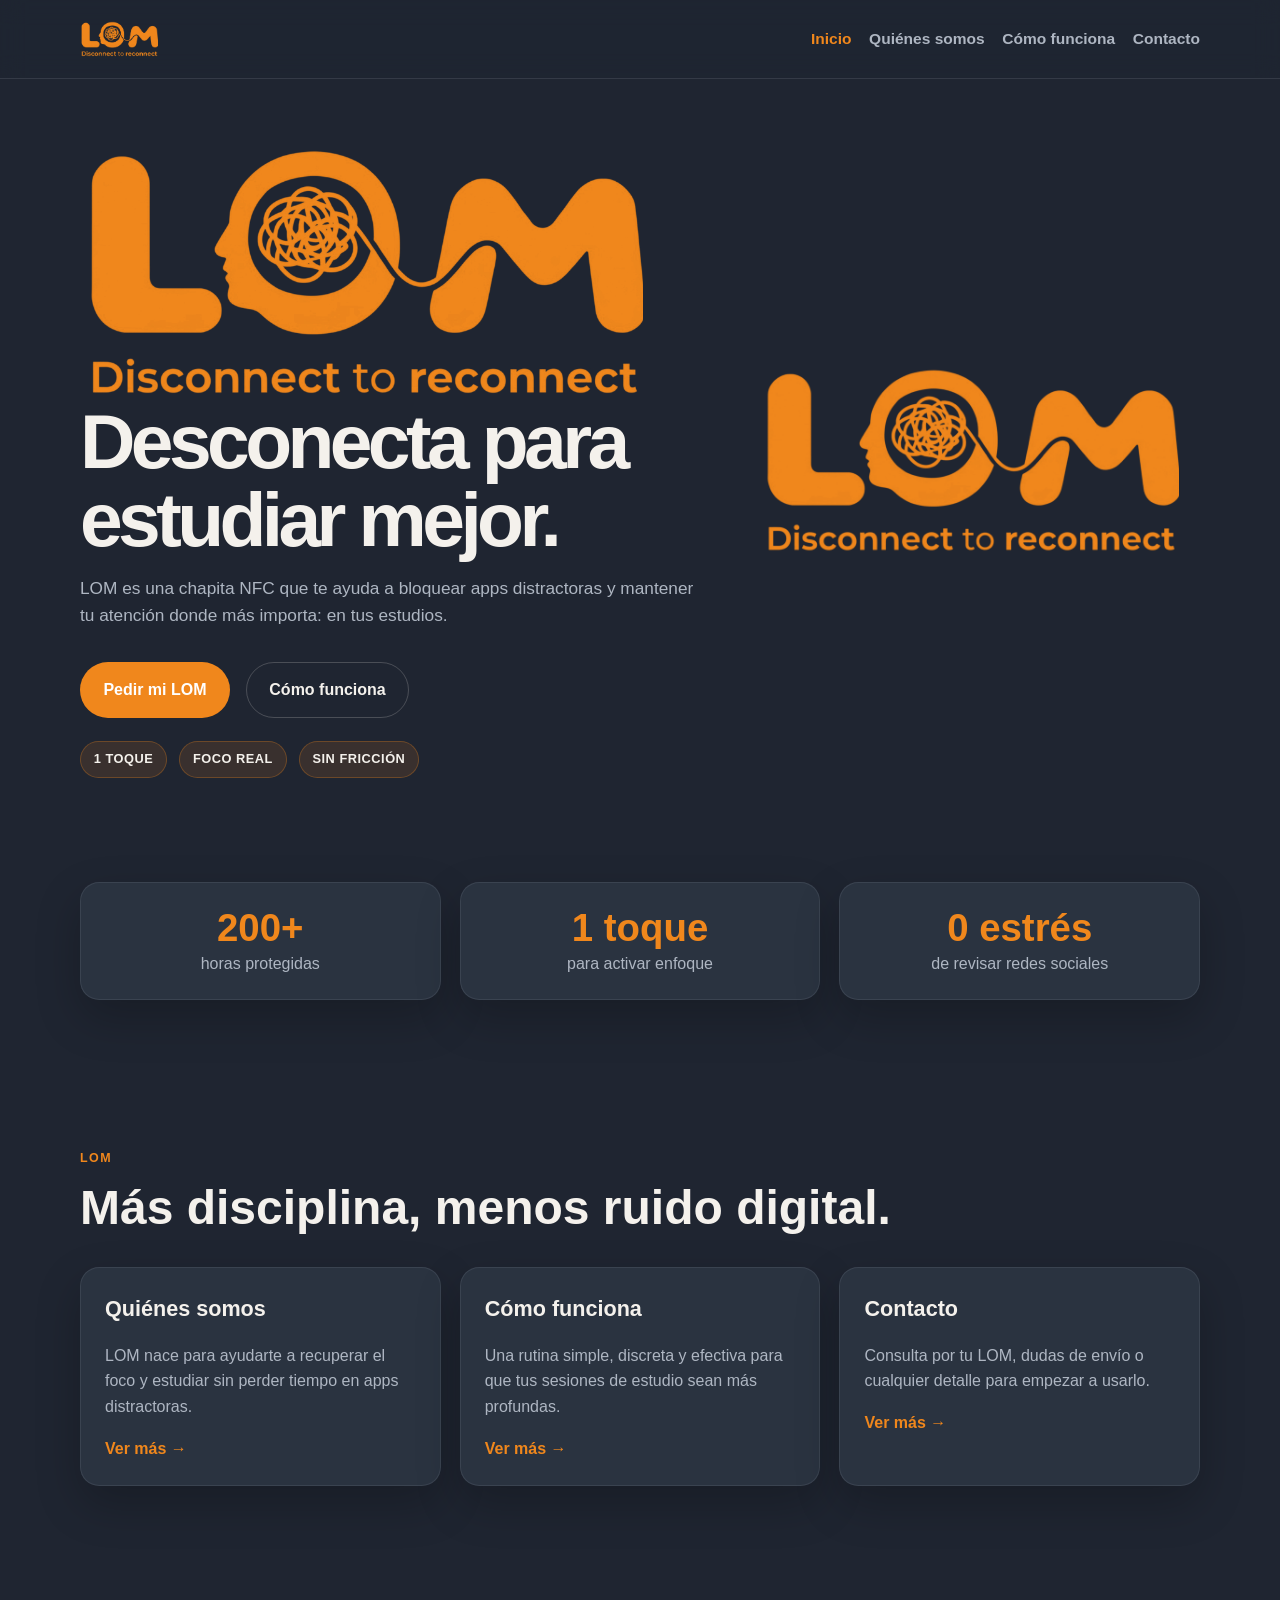
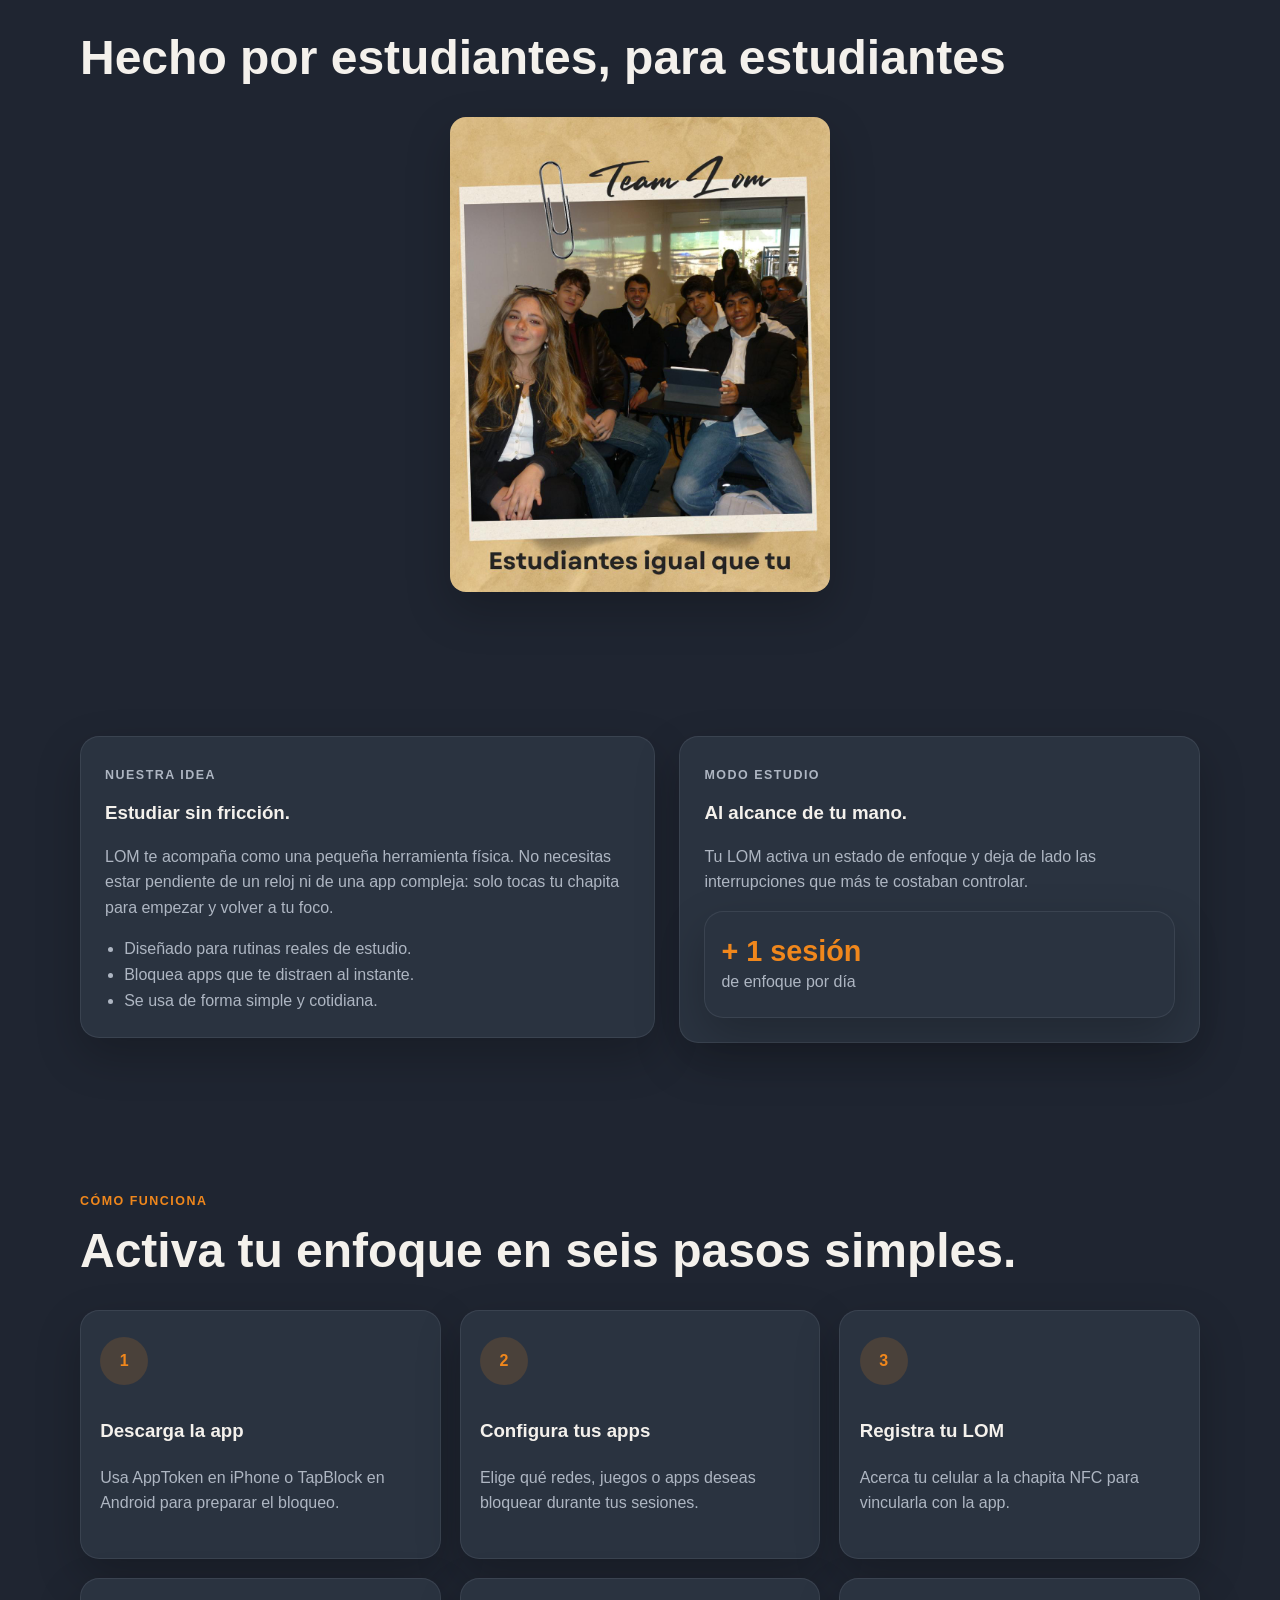
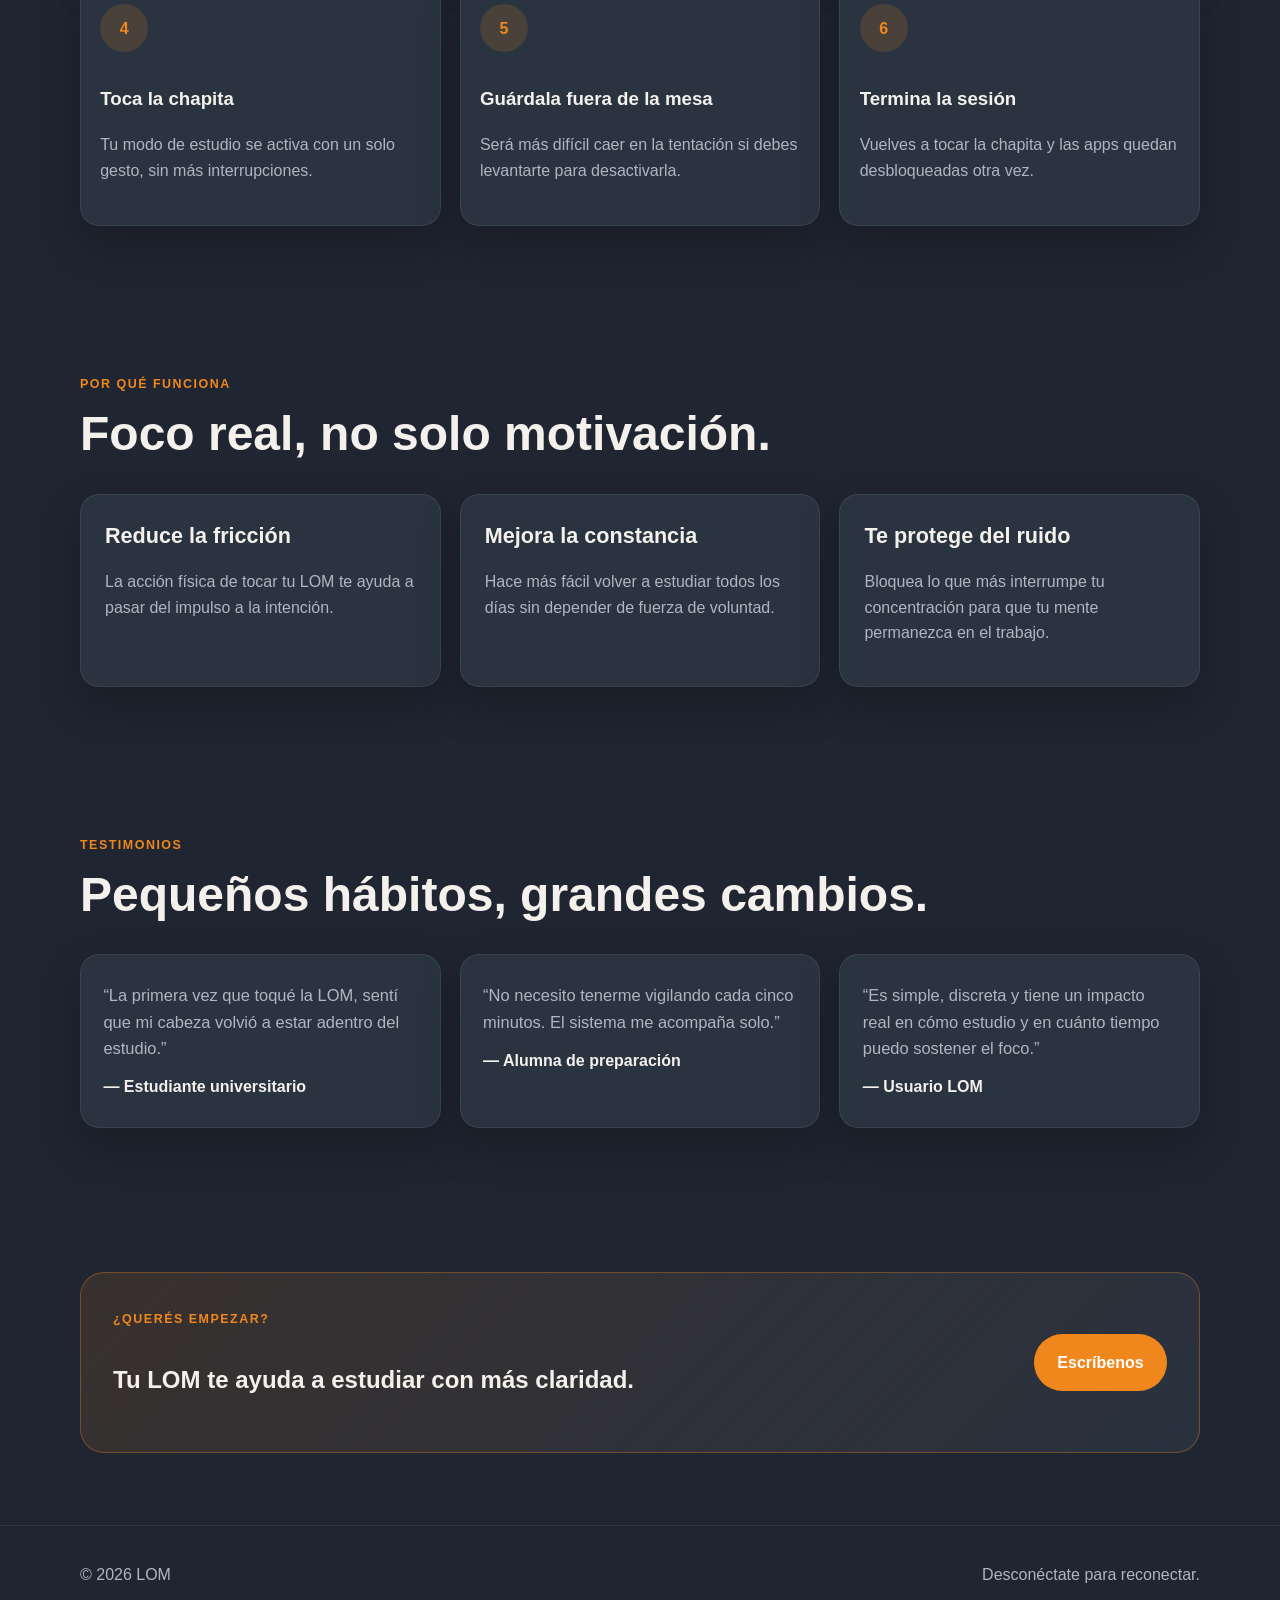
<file: index.html>
<!DOCTYPE html>
<html lang="es">
  <head>
    <meta charset="UTF-8" />
    <meta name="viewport" content="width=device-width, initial-scale=1.0" />
    <meta
      name="description"
      content="LOM ayuda a estudiar sin distracciones usando una chapita NFC que bloquea apps durante tus sesiones de enfoque."
    />
    <title>LOM · Desconecta para estudiar mejor</title>
    <link rel="icon" href="logo%20(1).png" />
    <link rel="stylesheet" href="style.css" />
  </head>
  <body>
    <header class="site-header">
      <div class="container nav-wrap">
        <a href="index.html"><img src="logo%20(1).png" alt="LOM" style="height:36px;width:auto;display:block"></a>

        <nav class="site-nav" aria-label="Navegación principal">
          <a href="index.html" class="active">Inicio</a>
          <a href="quienes-somos.html">Quiénes somos</a>
          <a href="como-funciona.html">Cómo funciona</a>
          <a href="contacto.html">Contacto</a>
        </nav>
      </div>
    </header>

    <main>
      <section class="hero">
        <div class="container hero-grid">
          <div class="hero-copy">
            <img src="logo%20(1).png" alt="LOM - Disconnect to reconnect" style="width:min(640px,90%);height:auto" />
            <h1>Desconecta para estudiar mejor.</h1>
            <p>
              LOM es una chapita NFC que te ayuda a bloquear apps distractoras y
              mantener tu atención donde más importa: en tus estudios.
            </p>
            <div class="hero-cta">
              <a href="https://www.instagram.com/lom_chile" class="btn btn-primary" target="_blank" rel="noopener">Pedir mi LOM</a>
              <a href="como-funciona.html" class="btn btn-secondary">Cómo funciona</a>
            </div>
            <div class="mini-badges" aria-label="Ventajas de LOM">
              <span>1 toque</span>
              <span>foco real</span>
              <span>sin fricción</span>
            </div>
          </div>

          <div class="hero-visual" aria-label="Logo de LOM">
            <img src="logo%20(1).png" alt="LOM" style="max-width:420px;width:100%;height:auto" />
          </div>
        </div>
      </section>

      <section class="section">
        <div class="container stats-grid">
          <div class="stat-card">
            <span class="stat-value">200+</span>
            <span class="stat-label">horas protegidas</span>
          </div>
          <div class="stat-card">
            <span class="stat-value">1 toque</span>
            <span class="stat-label">para activar enfoque</span>
          </div>
          <div class="stat-card">
            <span class="stat-value">0 estrés</span>
            <span class="stat-label">de revisar redes sociales</span>
          </div>
        </div>
      </section>

      <section class="section">
        <div class="container">
          <div class="section-heading">
            <p class="eyebrow">LOM</p>
            <h2>Más disciplina, menos ruido digital.</h2>
          </div>

          <div class="card-grid">
            <article class="card">
              <h3>Quiénes somos</h3>
              <p>LOM nace para ayudarte a recuperar el foco y estudiar sin perder tiempo en apps distractoras.</p>
              <a href="quienes-somos.html" class="link-arrow">Ver más →</a>
            </article>

            <article class="card">
              <h3>Cómo funciona</h3>
              <p>Una rutina simple, discreta y efectiva para que tus sesiones de estudio sean más profundas.</p>
              <a href="como-funciona.html" class="link-arrow">Ver más →</a>
            </article>

            <article class="card">
              <h3>Contacto</h3>
              <p>Consulta por tu LOM, dudas de envío o cualquier detalle para empezar a usarlo.</p>
              <a href="contacto.html" class="link-arrow">Ver más →</a>
            </article>
          </div>
        </div>
      </section>

      <section class="section">
        <div class="container">
          <div class="section-heading">
            <h2>Hecho por estudiantes, para estudiantes</h2>
          </div>
          <figure class="foto-equipo foto-equipo--inicio">
            <img
              src="WhatsApp%20Image%202026-11-06%20at%202.58.52%20PM.jpeg"
              alt="Team LOM: estudiantes igual que tú"
              loading="lazy"
            />
          </figure>
        </div>
      </section>

      <section class="section">
        <div class="container story-grid">
          <div class="info-box">
            <p class="eyebrow">Nuestra idea</p>
            <h3>Estudiar sin fricción.</h3>
            <p>
              LOM te acompaña como una pequeña herramienta física. No necesitas estar pendiente de un reloj ni de una app compleja: solo tocas tu chapita para empezar y volver a tu foco.
            </p>
            <ul>
              <li>Diseñado para rutinas reales de estudio.</li>
              <li>Bloquea apps que te distraen al instante.</li>
              <li>Se usa de forma simple y cotidiana.</li>
            </ul>
          </div>

          <div class="notice">
            <p class="eyebrow">Modo estudio</p>
            <h3>Al alcance de tu mano.</h3>
            <p>Tu LOM activa un estado de enfoque y deja de lado las interrupciones que más te costaban controlar.</p>
            <div class="stat-card" style="margin-top: 1rem; text-align:left;">
              <span class="stat-value" style="font-size:1.8rem;">+ 1 sesión</span>
              <span class="stat-label">de enfoque por día</span>
            </div>
          </div>
        </div>
      </section>

      <section class="section">
        <div class="container">
          <div class="section-heading">
            <p class="eyebrow">Cómo funciona</p>
            <h2>Activa tu enfoque en seis pasos simples.</h2>
          </div>

          <div class="step-grid">
            <article class="step">
              <div class="step-number">1</div>
              <h3>Descarga la app</h3>
              <p>Usa AppToken en iPhone o TapBlock en Android para preparar el bloqueo.</p>
            </article>
            <article class="step">
              <div class="step-number">2</div>
              <h3>Configura tus apps</h3>
              <p>Elige qué redes, juegos o apps deseas bloquear durante tus sesiones.</p>
            </article>
            <article class="step">
              <div class="step-number">3</div>
              <h3>Registra tu LOM</h3>
              <p>Acerca tu celular a la chapita NFC para vincularla con la app.</p>
            </article>
            <article class="step">
              <div class="step-number">4</div>
              <h3>Toca la chapita</h3>
              <p>Tu modo de estudio se activa con un solo gesto, sin más interrupciones.</p>
            </article>
            <article class="step">
              <div class="step-number">5</div>
              <h3>Guárdala fuera de la mesa</h3>
              <p>Será más difícil caer en la tentación si debes levantarte para desactivarla.</p>
            </article>
            <article class="step">
              <div class="step-number">6</div>
              <h3>Termina la sesión</h3>
              <p>Vuelves a tocar la chapita y las apps quedan desbloqueadas otra vez.</p>
            </article>
          </div>
        </div>
      </section>

      <section class="section">
        <div class="container">
          <div class="section-heading">
            <p class="eyebrow">Por qué funciona</p>
            <h2>Foco real, no solo motivación.</h2>
          </div>

          <div class="card-grid">
            <article class="card">
              <h3>Reduce la fricción</h3>
              <p>La acción física de tocar tu LOM te ayuda a pasar del impulso a la intención.</p>
            </article>
            <article class="card">
              <h3>Mejora la constancia</h3>
              <p>Hace más fácil volver a estudiar todos los días sin depender de fuerza de voluntad.</p>
            </article>
            <article class="card">
              <h3>Te protege del ruido</h3>
              <p>Bloquea lo que más interrumpe tu concentración para que tu mente permanezca en el trabajo.</p>
            </article>
          </div>
        </div>
      </section>

      <section class="section">
        <div class="container">
          <div class="section-heading">
            <p class="eyebrow">Testimonios</p>
            <h2>Pequeños hábitos, grandes cambios.</h2>
          </div>

          <div class="card-grid">
            <article class="quote">
              <p>“La primera vez que toqué la LOM, sentí que mi cabeza volvió a estar adentro del estudio.”</p>
              <strong>— Estudiante universitario</strong>
            </article>
            <article class="quote">
              <p>“No necesito tenerme vigilando cada cinco minutos. El sistema me acompaña solo.”</p>
              <strong>— Alumna de preparación</strong>
            </article>
            <article class="quote">
              <p>“Es simple, discreta y tiene un impacto real en cómo estudio y en cuánto tiempo puedo sostener el foco.”</p>
              <strong>— Usuario LOM</strong>
            </article>
          </div>
        </div>
      </section>

      <section class="section">
        <div class="container">
          <div class="cta-box">
            <div>
              <p class="eyebrow">¿Querés empezar?</p>
              <h2>Tu LOM te ayuda a estudiar con más claridad.</h2>
            </div>
            <a href="https://www.instagram.com/lom_chile" class="btn btn-primary" target="_blank" rel="noopener">Escríbenos</a>
          </div>
        </div>
      </section>
    </main>

    <footer class="site-footer">
      <div class="container footer-wrap">
        <p>© 2026 LOM</p>
        <p>Desconéctate para reconectar.</p>
      </div>
    </footer>
  </body>
</html>
</file>
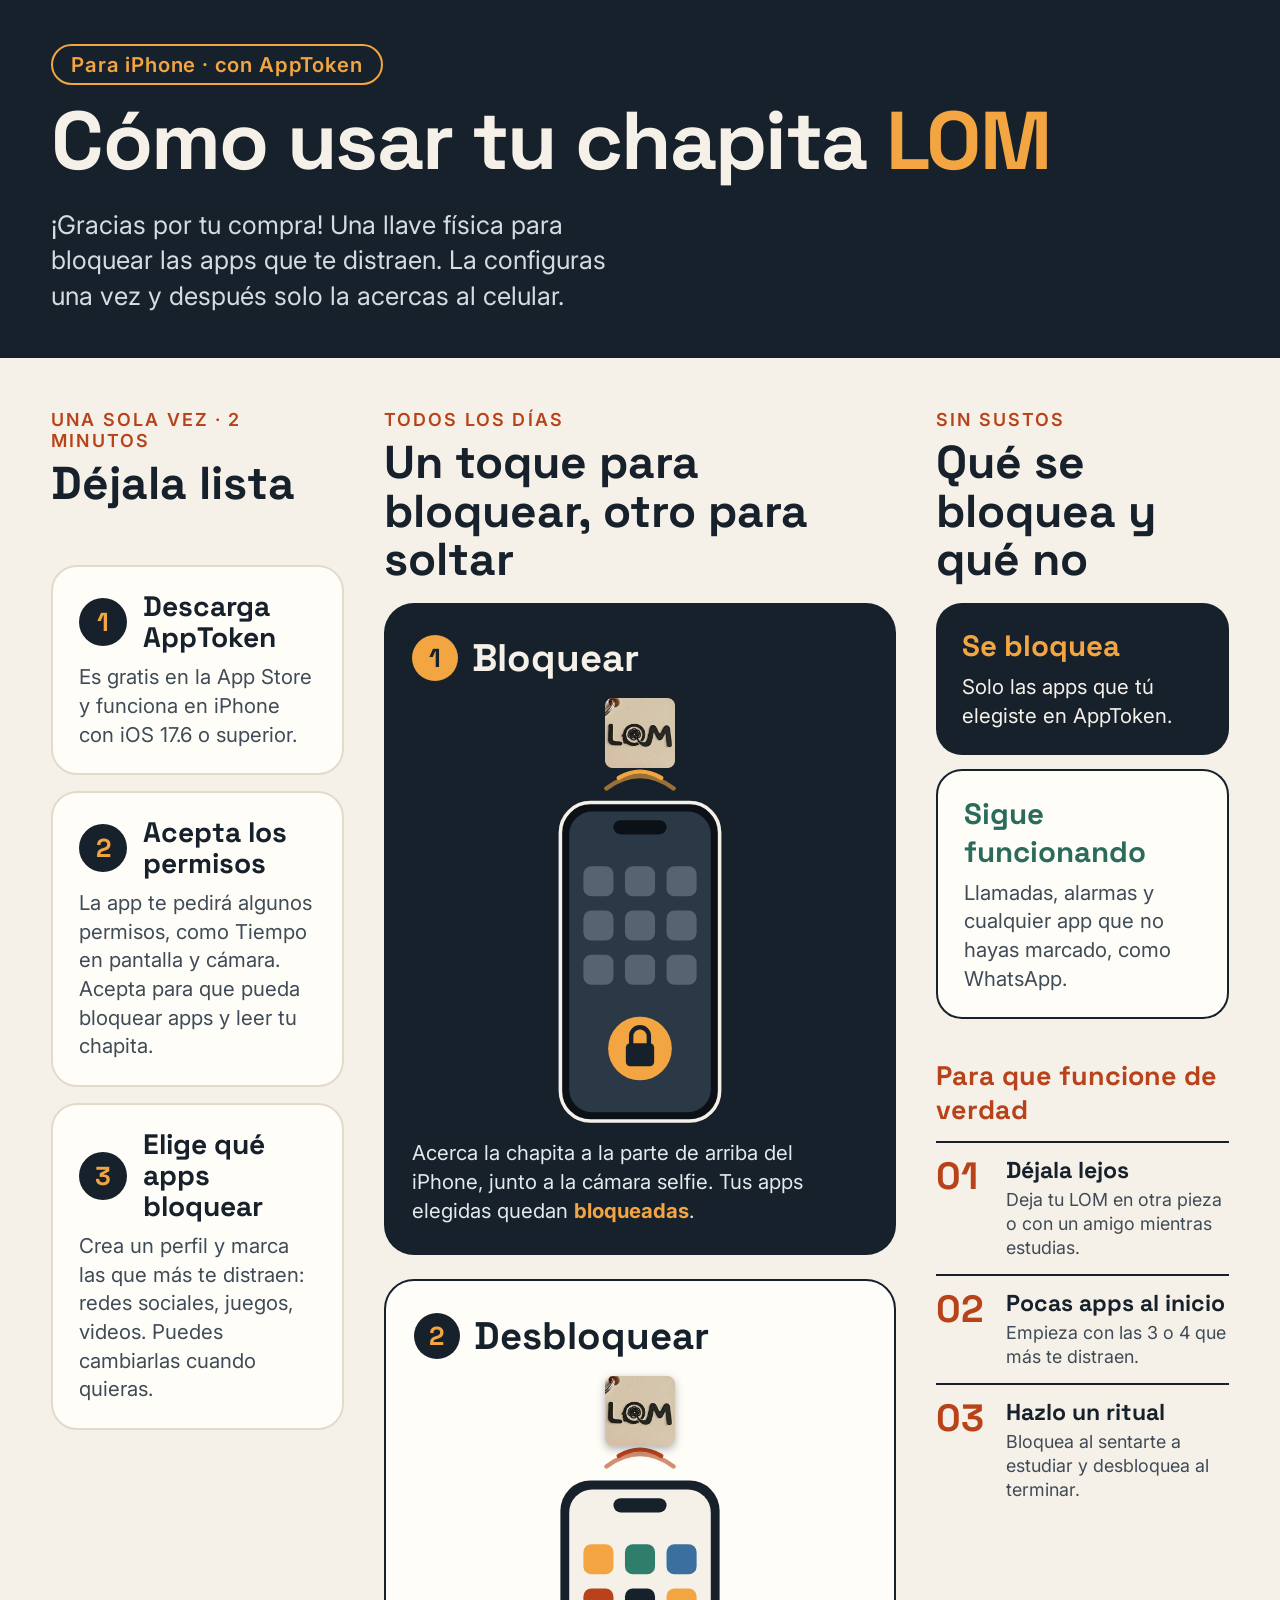
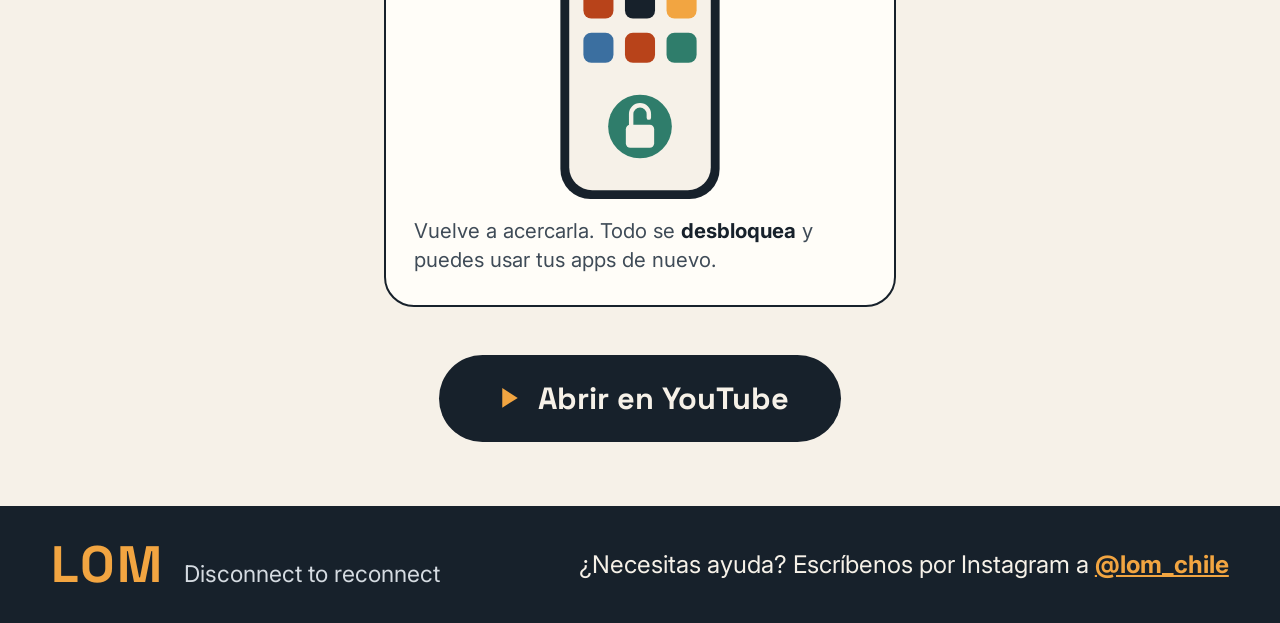
<file: bienvenida/index.html>
<!doctype html>
<html lang="es">
<head>
<meta charset="utf-8">
<meta name="viewport" content="width=device-width, initial-scale=1">
<meta name="robots" content="noindex, nofollow">
<title>Cómo usar tu chapita LOM</title>
<link rel="preconnect" href="https://fonts.googleapis.com">
<link rel="preconnect" href="https://fonts.gstatic.com" crossorigin>
<link href="https://fonts.googleapis.com/css2?family=Inter:wght@400;500;600&family=Space+Grotesk:wght@500;700&display=swap" rel="stylesheet">
<style>
:root{--ink:#17212B;--cream:#F6F1E8;--card:#FFFDF8;--line:#E3DACB;--amber:#F2A541;--rust:#B8431A;--green:#2A6B5B;--muted:#3F4B57}
*{box-sizing:border-box}
body{margin:0;background:var(--cream);color:var(--ink);font-family:'Inter',system-ui,sans-serif;-webkit-text-size-adjust:100%}
h1,h2,h3{font-family:'Space Grotesk',sans-serif;margin:0}
.wrap{max-width:1500px;margin:0 auto;padding:0 clamp(20px,4vw,72px)}

/* hero */
.hero{background:var(--ink);color:var(--cream);padding:clamp(28px,4vw,44px) 0}
.hero-in{display:flex;flex-wrap:wrap;align-items:center;justify-content:space-between;gap:24px 64px}
.pill{display:inline-block;border:2px solid var(--amber);color:var(--amber);border-radius:999px;padding:6px 18px;font-size:clamp(14px,1.6vw,22px);font-weight:600;letter-spacing:.04em}
.hero h1{font-weight:700;font-size:clamp(40px,6.4vw,88px);line-height:1.02;letter-spacing:-.02em;margin-top:14px}
.hero h1 span{color:var(--amber)}
.hero p{margin:0;font-size:clamp(18px,2vw,29px);line-height:1.4;color:#D5DBE1;max-width:600px}

/* video */
.video-end{display:flex;justify-content:center;padding:0 0 clamp(36px,5vw,64px)}
.vlink{display:inline-flex;align-items:center;gap:14px;background:var(--ink);color:var(--cream);text-decoration:none;font-family:'Space Grotesk',sans-serif;font-weight:700;font-size:clamp(22px,2.4vw,34px);border-radius:999px;padding:clamp(16px,2vw,24px) clamp(30px,4vw,56px)}
.vlink svg{flex:none;width:1.1em;height:1.1em}
.vlink:hover{background:#2B3946}
.vlink:focus-visible{outline:3px solid var(--amber);outline-offset:4px}

/* layout */
.grid{display:grid;grid-template-columns:minmax(0,1fr);gap:48px;padding-top:clamp(32px,4vw,52px);padding-bottom:clamp(32px,4vw,48px)}
@media (min-width:1100px){.grid{grid-template-columns:minmax(0,1fr) minmax(0,1.75fr) minmax(0,1fr);gap:40px}}
.col{display:flex;flex-direction:column;gap:20px}
.colhead{display:flex;flex-direction:column;gap:8px}
@media (min-width:1100px){.colhead{min-height:136px}}
.eyebrow{font-size:clamp(14px,1.4vw,21px);font-weight:600;letter-spacing:.12em;text-transform:uppercase;color:var(--rust)}
h2{font-weight:700;font-size:clamp(32px,3.6vw,52px);line-height:1.05}

/* steps */
.steps{display:flex;flex-direction:column;gap:16px}
.step{background:var(--card);border:2px solid var(--line);border-radius:26px;padding:24px 26px;display:flex;flex-direction:column;gap:10px}
.step-top{display:flex;align-items:center;gap:16px}
.num{flex:none;width:48px;height:48px;border-radius:999px;background:var(--ink);color:var(--amber);display:flex;align-items:center;justify-content:center;font-family:'Space Grotesk',sans-serif;font-weight:700;font-size:26px}
.step h3{font-size:clamp(24px,2.2vw,31px);line-height:1.1}
.step p,.card p{margin:0;font-size:clamp(18px,1.6vw,23px);line-height:1.4;color:var(--muted)}

/* panels */
.panels{display:grid;grid-template-columns:repeat(auto-fit,minmax(280px,1fr));gap:24px}
.panel{border-radius:30px;padding:30px 28px;display:flex;flex-direction:column;align-items:center;gap:16px}
.panel.dark{background:var(--ink);color:var(--cream)}
.panel.light{background:var(--card);border:2px solid var(--ink)}
.panel-top{align-self:flex-start;display:flex;align-items:center;gap:14px}
.badge{width:46px;height:46px;border-radius:999px;display:flex;align-items:center;justify-content:center;font-family:'Space Grotesk',sans-serif;font-weight:700;font-size:26px}
.dark .badge{background:var(--amber);color:var(--ink)}
.light .badge{background:var(--ink);color:var(--amber)}
.panel h3{font-size:clamp(32px,3vw,42px)}
.panel p{margin:0;align-self:flex-start;font-size:clamp(18px,1.6vw,23px);line-height:1.4}
.dark p{color:#E4E9EE}.dark b{color:var(--amber)}
.light p{color:var(--muted)}.light b{color:var(--ink)}
.phone{position:relative;width:230px;height:425px;flex:none}
.phone svg{display:block}
.phone img{position:absolute;top:0;left:80px;width:70px;height:70px}
.light .phone img{filter:drop-shadow(0 3px 4px rgba(23,33,43,.35))}

/* cards + tips */
.cards{display:flex;flex-direction:column;gap:14px}
.card{border-radius:26px;padding:24px 26px;display:flex;flex-direction:column;gap:8px}
.card h3{font-size:clamp(26px,2.3vw,32px)}
.card.dark{background:var(--ink);color:var(--cream)}.card.dark h3{color:var(--amber)}.card.dark p{color:var(--cream)}
.card.light{background:var(--card);border:2px solid var(--ink)}.card.light h3{color:var(--green)}
.tips{display:flex;flex-direction:column;gap:14px;margin-top:20px}
.tips>h3{font-size:clamp(24px,2.1vw,30px);color:var(--rust)}
.tip{display:flex;gap:18px;align-items:flex-start;border-top:2px solid var(--ink);padding-top:14px}
.tip .n{flex:none;width:52px;font-family:'Space Grotesk',sans-serif;font-weight:700;font-size:38px;line-height:1;color:var(--rust)}
.tip h4{margin:0 0 4px;font-family:'Space Grotesk',sans-serif;font-weight:700;font-size:clamp(21px,1.8vw,26px);line-height:1.15}
.tip p{margin:0;font-size:clamp(17px,1.4vw,21px);line-height:1.35;color:var(--muted)}

/* footer */
footer{background:var(--ink);color:var(--cream);padding:26px 0}
.foot{display:flex;flex-wrap:wrap;align-items:center;justify-content:space-between;gap:12px 40px}
.brand{display:flex;align-items:baseline;gap:20px;flex-wrap:wrap}
.brand strong{font-family:'Space Grotesk',sans-serif;font-weight:700;font-size:clamp(36px,4vw,52px);letter-spacing:.04em;color:var(--amber)}
.brand span{font-size:clamp(17px,1.8vw,26px);color:#D5DBE1}
.help{font-size:clamp(17px,1.9vw,28px)}
.help b{color:var(--amber)}
.help a{color:var(--amber);font-weight:700}
</style>
</head>
<body>

<header class="hero">
<div class="wrap hero-in">
<div>
<span class="pill">Para iPhone · con AppToken</span>
<h1>Cómo usar tu chapita <span>LOM</span></h1>
</div>
<p>¡Gracias por tu compra! Una llave física para bloquear las apps que te distraen. La configuras una vez y después solo la acercas al celular.</p>
</div>
</header>

<main class="wrap grid">

<section class="col" aria-labelledby="h-setup">
<div class="colhead">
<div class="eyebrow">Una sola vez · 2 minutos</div>
<h2 id="h-setup">Déjala lista</h2>
</div>
<div class="steps">
<div class="step">
<div class="step-top"><div class="num">1</div><h3>Descarga AppToken</h3></div>
<p>Es gratis en la App Store y funciona en iPhone con iOS 17.6 o superior.</p>
</div>
<div class="step">
<div class="step-top"><div class="num">2</div><h3>Acepta los permisos</h3></div>
<p>La app te pedirá algunos permisos, como Tiempo en pantalla y cámara. Acepta para que pueda bloquear apps y leer tu chapita.</p>
</div>
<div class="step">
<div class="step-top"><div class="num">3</div><h3>Elige qué apps bloquear</h3></div>
<p>Crea un perfil y marca las que más te distraen: redes sociales, juegos, videos. Puedes cambiarlas cuando quieras.</p>
</div>
</div>
</section>

<section class="col" aria-labelledby="h-daily">
<div class="colhead">
<div class="eyebrow">Todos los días</div>
<h2 id="h-daily">Un toque para bloquear, otro para soltar</h2>
</div>
<div class="panels">

<div class="panel dark">
<div class="panel-top"><div class="badge">1</div><h3>Bloquear</h3></div>
<div class="phone">
<img src="[data-uri]" alt="Chapita LOM">
<svg width="230" height="425" viewBox="0 -70 260 480" role="img" aria-label="Un iPhone con las apps bloqueadas y un candado">
<path d="M106 20 Q130 6 154 20" stroke="#F2A541" stroke-width="5" fill="none" stroke-linecap="round"/>
<path d="M92 32 Q130 4 168 32" stroke="#F2A541" stroke-width="5" fill="none" stroke-linecap="round" opacity="0.6"/>
<rect x="40" y="48" width="180" height="360" rx="34" fill="#0C1117" stroke="#F6F1E8" stroke-width="4"/>
<rect x="50" y="58" width="160" height="340" rx="26" fill="#2B3946"/>
<rect x="100" y="68" width="60" height="16" rx="8" fill="#0C1117"/>
<g fill="#8A97A5" opacity="0.45">
<rect x="66" y="120" width="34" height="34" rx="9"/><rect x="113" y="120" width="34" height="34" rx="9"/><rect x="160" y="120" width="34" height="34" rx="9"/>
<rect x="66" y="170" width="34" height="34" rx="9"/><rect x="113" y="170" width="34" height="34" rx="9"/><rect x="160" y="170" width="34" height="34" rx="9"/>
<rect x="66" y="220" width="34" height="34" rx="9"/><rect x="113" y="220" width="34" height="34" rx="9"/><rect x="160" y="220" width="34" height="34" rx="9"/>
</g>
<circle cx="130" cy="326" r="36" fill="#F2A541"/>
<rect x="114" y="320" width="32" height="26" rx="5" fill="#17212B"/>
<path d="M120 320 V312 a10 10 0 0 1 20 0 V320" stroke="#17212B" stroke-width="5" fill="none" stroke-linecap="round"/>
</svg>
</div>
<p>Acerca la chapita a la parte de arriba del iPhone, junto a la cámara selfie. Tus apps elegidas quedan <b>bloqueadas</b>.</p>
</div>

<div class="panel light">
<div class="panel-top"><div class="badge">2</div><h3>Desbloquear</h3></div>
<div class="phone">
<img src="[data-uri]" alt="Chapita LOM">
<svg width="230" height="425" viewBox="0 -70 260 480" role="img" aria-label="Un iPhone con las apps desbloqueadas y un candado abierto">
<path d="M106 20 Q130 6 154 20" stroke="#B8431A" stroke-width="5" fill="none" stroke-linecap="round"/>
<path d="M92 32 Q130 4 168 32" stroke="#B8431A" stroke-width="5" fill="none" stroke-linecap="round" opacity="0.6"/>
<rect x="40" y="48" width="180" height="360" rx="34" fill="#17212B"/>
<rect x="50" y="58" width="160" height="340" rx="26" fill="#F6F1E8"/>
<rect x="100" y="68" width="60" height="16" rx="8" fill="#17212B"/>
<rect x="66" y="120" width="34" height="34" rx="9" fill="#F2A541"/><rect x="113" y="120" width="34" height="34" rx="9" fill="#2F7D6B"/><rect x="160" y="120" width="34" height="34" rx="9" fill="#3B6FA0"/>
<rect x="66" y="170" width="34" height="34" rx="9" fill="#B8431A"/><rect x="113" y="170" width="34" height="34" rx="9" fill="#17212B"/><rect x="160" y="170" width="34" height="34" rx="9" fill="#F2A541"/>
<rect x="66" y="220" width="34" height="34" rx="9" fill="#3B6FA0"/><rect x="113" y="220" width="34" height="34" rx="9" fill="#B8431A"/><rect x="160" y="220" width="34" height="34" rx="9" fill="#2F7D6B"/>
<circle cx="130" cy="326" r="36" fill="#2F7D6B"/>
<rect x="114" y="324" width="32" height="26" rx="5" fill="#F6F1E8"/>
<path d="M120 324 V312 a10 10 0 0 1 20 0 V316" stroke="#F6F1E8" stroke-width="5" fill="none" stroke-linecap="round"/>
</svg>
</div>
<p>Vuelve a acercarla. Todo se <b>desbloquea</b> y puedes usar tus apps de nuevo.</p>
</div>

</div>
</section>

<section class="col" aria-labelledby="h-know">
<div class="colhead">
<div class="eyebrow">Sin sustos</div>
<h2 id="h-know">Qué se bloquea y qué no</h2>
</div>
<div class="cards">
<div class="card dark">
<h3>Se bloquea</h3>
<p>Solo las apps que tú elegiste en AppToken.</p>
</div>
<div class="card light">
<h3>Sigue funcionando</h3>
<p>Llamadas, alarmas y cualquier app que no hayas marcado, como WhatsApp.</p>
</div>
</div>
<div class="tips">
<h3>Para que funcione de verdad</h3>
<div class="tip"><div class="n">01</div><div><h4>Déjala lejos</h4><p>Deja tu LOM en otra pieza o con un amigo mientras estudias.</p></div></div>
<div class="tip"><div class="n">02</div><div><h4>Pocas apps al inicio</h4><p>Empieza con las 3 o 4 que más te distraen.</p></div></div>
<div class="tip"><div class="n">03</div><div><h4>Hazlo un ritual</h4><p>Bloquea al sentarte a estudiar y desbloquea al terminar.</p></div></div>
</div>
</section>

</main>

<div class="wrap video-end">
<a class="vlink" href="https://www.youtube.com/shorts/OXZdJABc61Q" target="_blank" rel="noopener">
<svg viewBox="0 0 24 24" aria-hidden="true"><path d="M8 5v14l11-7z" fill="#F2A541"/></svg>
Abrir en YouTube
</a>
</div>

<footer>
<div class="wrap foot">
<div class="brand"><strong>LOM</strong><span>Disconnect to reconnect</span></div>
<div class="help">¿Necesitas ayuda? Escríbenos por Instagram a <a href="https://www.instagram.com/lom_chile/">@lom_chile</a></div>
</div>
</footer>

</body>
</html>
</file>
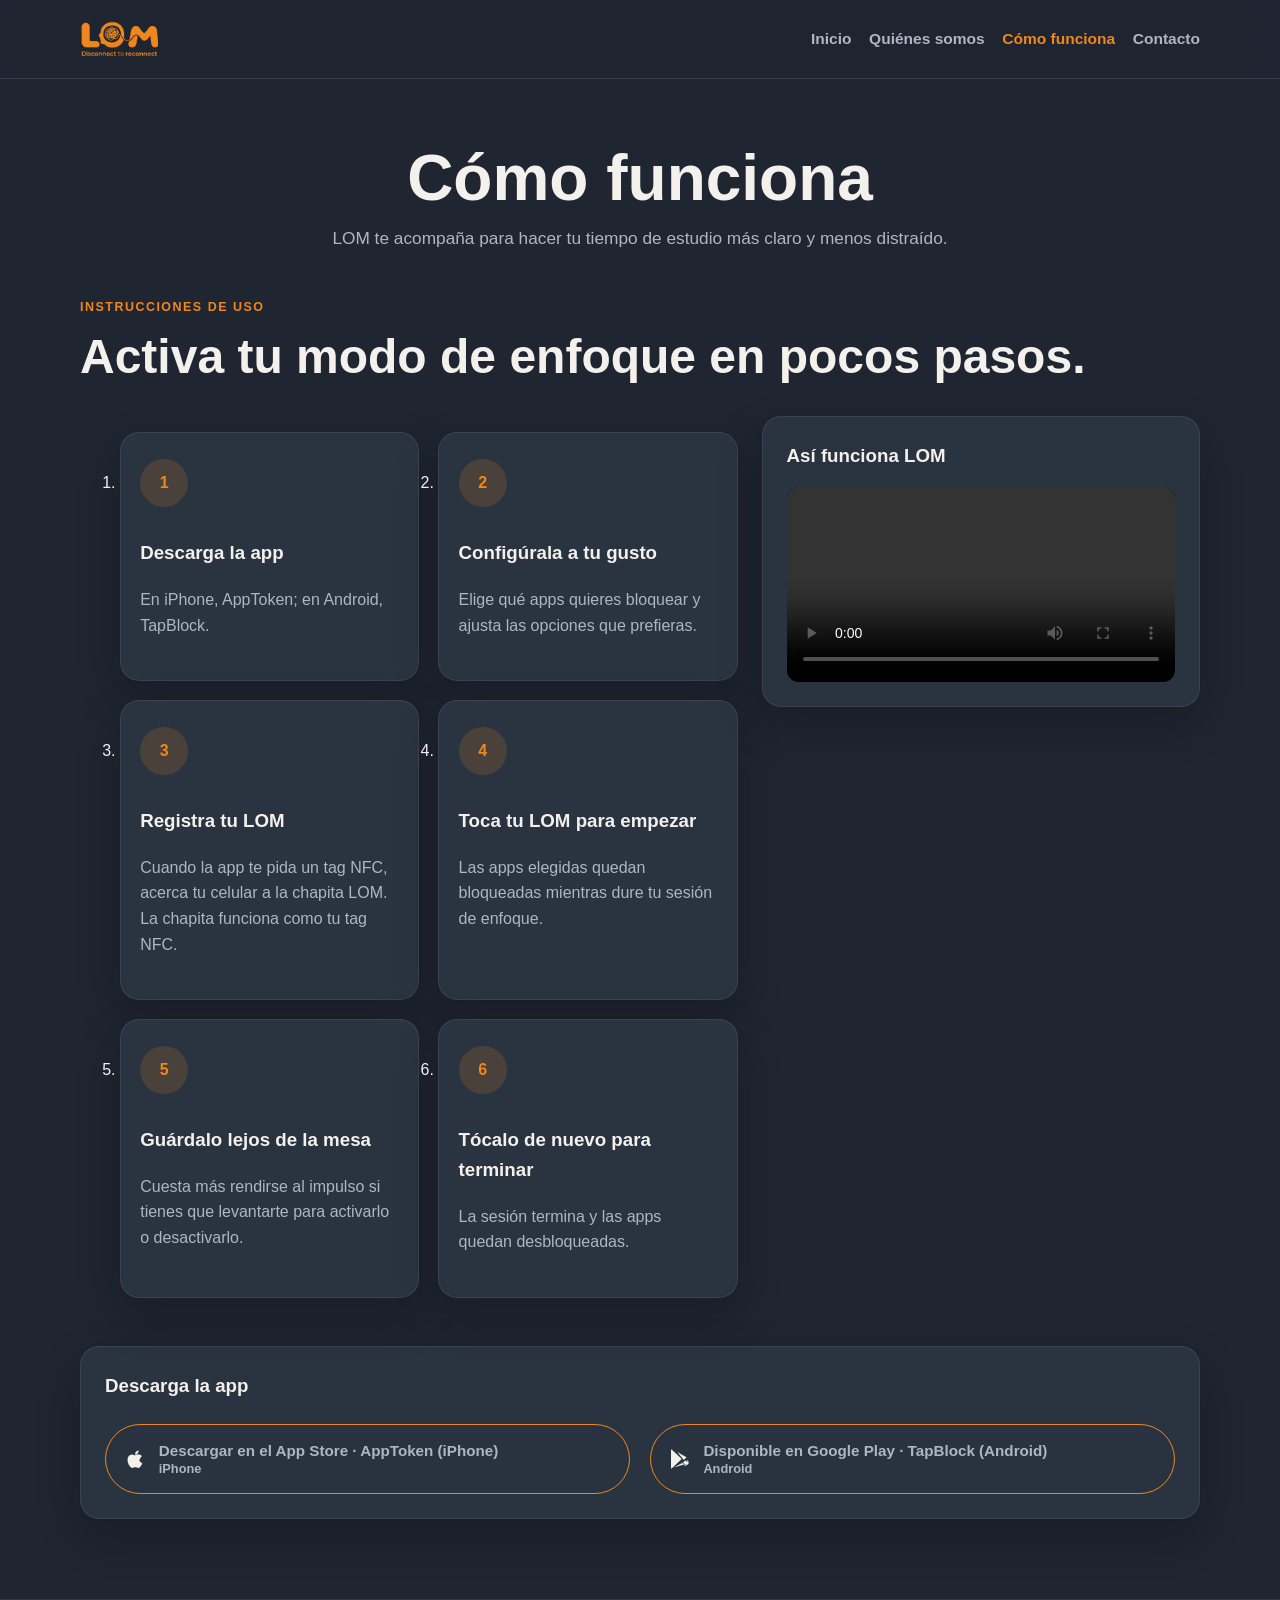
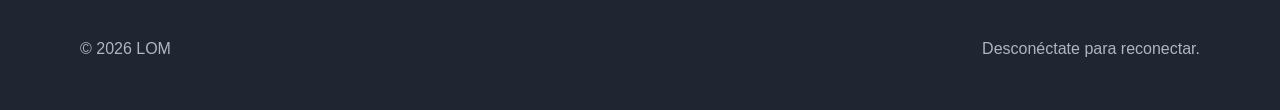
<file: como-funciona.html>
<!DOCTYPE html>
<html lang="es">
  <head>
    <meta charset="UTF-8" />
    <meta name="viewport" content="width=device-width, initial-scale=1.0" />
    <title>Cómo funciona · LOM</title>
    <link rel="icon" href="logo%20(1).png" />
    <link rel="stylesheet" href="style.css" />
  </head>
  <body>
    <header class="site-header">
      <div class="container nav-wrap">
        <a href="index.html"><img src="logo%20(1).png" alt="LOM" style="height:36px;width:auto;display:block"></a>

        <nav class="site-nav" aria-label="Navegación principal">
          <a href="index.html">Inicio</a>
          <a href="quienes-somos.html">Quiénes somos</a>
          <a href="como-funciona.html" class="active">Cómo funciona</a>
          <a href="contacto.html">Contacto</a>
        </nav>
      </div>
    </header>

    <main class="page">
      <div class="container">
        <div class="page-title">
          <h1>Cómo funciona</h1>
          <p>LOM te acompaña para hacer tu tiempo de estudio más claro y menos distraído.</p>
        </div>

        <section>
          <div class="section-heading">
            <p class="eyebrow">Instrucciones de uso</p>
            <h2>Activa tu modo de enfoque en pocos pasos.</h2>
          </div>

          <div class="how-it-works-layout">
            <ol class="step-grid how-it-works-steps">
              <li class="step">
                <div class="step-number">1</div>
                <h3>Descarga la app</h3>
                <p>En iPhone, AppToken; en Android, TapBlock.</p>
              </li>
              <li class="step">
                <div class="step-number">2</div>
                <h3>Configúrala a tu gusto</h3>
                <p>Elige qué apps quieres bloquear y ajusta las opciones que prefieras.</p>
              </li>
              <li class="step">
                <div class="step-number">3</div>
                <h3>Registra tu LOM</h3>
                <p>Cuando la app te pida un tag NFC, acerca tu celular a la chapita LOM. La chapita funciona como tu tag NFC.</p>
              </li>
              <li class="step">
                <div class="step-number">4</div>
                <h3>Toca tu LOM para empezar</h3>
                <p>Las apps elegidas quedan bloqueadas mientras dure tu sesión de enfoque.</p>
              </li>
              <li class="step">
                <div class="step-number">5</div>
                <h3>Guárdalo lejos de la mesa</h3>
                <p>Cuesta más rendirse al impulso si tienes que levantarte para activarlo o desactivarlo.</p>
              </li>
              <li class="step">
                <div class="step-number">6</div>
                <h3>Tócalo de nuevo para terminar</h3>
                <p>La sesión termina y las apps quedan desbloqueadas.</p>
              </li>
            </ol>

            <div class="how-it-works-video">
              <h3>Así funciona LOM</h3>
              <video controls playsinline preload="metadata">
                <source src="lom-como-funciona-el-chip.mp4" type="video/mp4" />
                Tu navegador no admite la reproducción de video.
              </video>
            </div>
          </div>

          <div class="notice" style="margin-top: 2rem;">
            <h3>Descarga la app</h3>
            <div class="store-buttons">
              <a
                class="store-button"
                href="https://apps.apple.com/app/id6746128005"
                target="_blank"
                rel="noopener"
                aria-label="Descargar AppToken en App Store"
              >
                <svg viewBox="0 0 24 24" aria-hidden="true" fill="currentColor">
                  <path d="M15.94 12.7c0-2.32 1.9-3.43 1.98-3.49-1.08-1.58-2.76-1.8-3.34-1.82-1.42-.15-2.78.84-3.5.84-.72 0-1.82-.82-2.99-.8-1.54.02-2.97.9-3.75 2.29-1.6 2.77-.41 6.86 1.14 9.1.76 1.1 1.66 2.31 2.85 2.27 1.15-.05 1.58-.74 2.96-.74 1.38 0 1.77.74 2.98.72 1.23-.02 2.02-1.12 2.77-2.22.87-1.27 1.23-2.5 1.25-2.56-.03-.01-2.4-.93-3.41-3.44Zm-2.28-6.42c.6-.73 1.01-1.75.9-2.77-.87.04-1.93.58-2.55 1.31-.56.65-1.06 1.7-.93 2.7.99.08 2-.49 2.58-1.24Z"/>
                </svg>
                <span class="store-button-content">
                  <strong>Descargar en el App Store · AppToken (iPhone)</strong>
                  <span>iPhone</span>
                </span>
              </a>

              <a
                class="store-button"
                href="https://play.google.com/store/search?q=TapBlock&c=apps"
                target="_blank"
                rel="noopener"
                aria-label="Descargar TapBlock en Google Play"
              >
                <svg viewBox="0 0 24 24" aria-hidden="true" fill="currentColor">
                  <path d="M3.4 2.2 13.7 12 3.4 21.8c-.24-.35-.4-.78-.4-1.26V3.46c0-.48.15-.91.4-1.26Zm12.5 10.7 2.6-2.6-9.2-5.3 6.6 7.9Zm3.8 2.1-2.7-1.6-2.3 2.8 2.3 2.8 2.7-1.6c.89-.52 1.2-1.47.9-2.4-.28-.92-.95-1.7-1.9-2Zm-3.8 2.4L5.9 20.6l8.6-4.9 4.2 2.4Z"/>
                </svg>
                <span class="store-button-content">
                  <strong>Disponible en Google Play · TapBlock (Android)</strong>
                  <span>Android</span>
                </span>
              </a>
            </div>
          </div>
        </section>
      </div>
    </main>

    <footer class="site-footer">
      <div class="container footer-wrap">
        <p>© 2026 LOM</p>
        <p>Desconéctate para reconectar.</p>
      </div>
    </footer>
  </body>
</html>
</file>
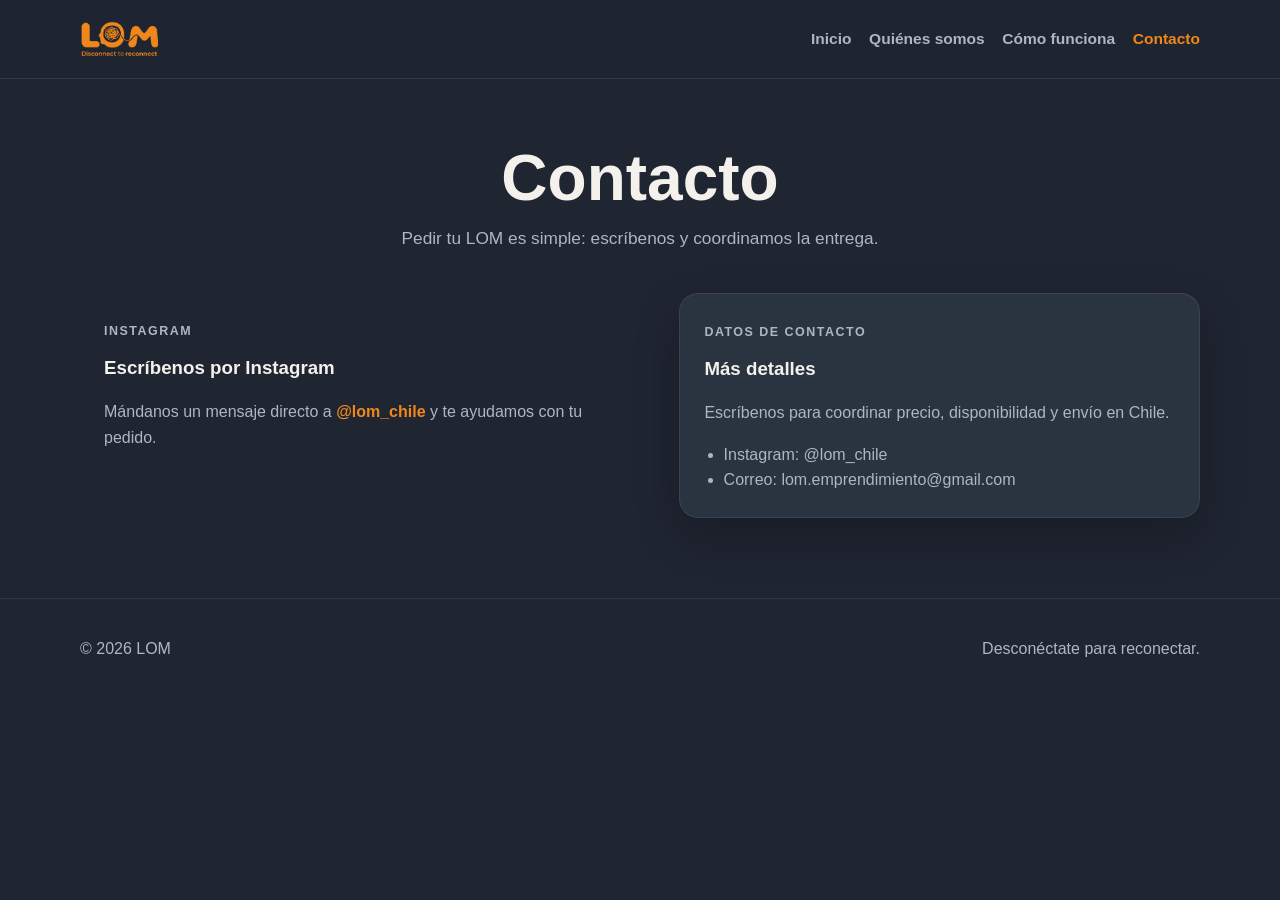
<file: contacto.html>
<!DOCTYPE html>
<html lang="es">
  <head>
    <meta charset="UTF-8" />
    <meta name="viewport" content="width=device-width, initial-scale=1.0" />
    <title>Contacto · LOM</title>
    <link rel="icon" href="logo%20(1).png" />
    <link rel="stylesheet" href="style.css" />
  </head>
  <body>
    <header class="site-header">
      <div class="container nav-wrap">
        <a href="index.html"><img src="logo%20(1).png" alt="LOM" style="height:36px;width:auto;display:block"></a>

        <nav class="site-nav" aria-label="Navegación principal">
          <a href="index.html">Inicio</a>
          <a href="quienes-somos.html">Quiénes somos</a>
          <a href="como-funciona.html">Cómo funciona</a>
          <a href="contacto.html" class="active">Contacto</a>
        </nav>
      </div>
    </header>

    <main class="page">
      <div class="container">
        <div class="page-title">
          <h1>Contacto</h1>
          <p>Pedir tu LOM es simple: escríbenos y coordinamos la entrega.</p>
        </div>

        <div class="contact-grid">
          <div class="contact-card">
            <p class="eyebrow">Instagram</p>
            <h3>Escríbenos por Instagram</h3>
            <p>
              Mándanos un mensaje directo a
              <a href="https://www.instagram.com/lom_chile" target="_blank" rel="noopener">@lom_chile</a>
              y te ayudamos con tu pedido.
            </p>
          </div>

          <div class="info-box">
            <p class="eyebrow">Datos de contacto</p>
            <h3>Más detalles</h3>
            <p>Escríbenos para coordinar precio, disponibilidad y envío en Chile.</p>
            <ul>
              <li>Instagram: <a href="https://www.instagram.com/lom_chile" target="_blank" rel="noopener">@lom_chile</a></li>
              <li>Correo: <a href="mailto:lom.emprendimiento@gmail.com">lom.emprendimiento@gmail.com</a></li>
            </ul>
          </div>
        </div>
      </div>
    </main>

    <footer class="site-footer">
      <div class="container footer-wrap">
        <p>© 2026 LOM</p>
        <p>Desconéctate para reconectar.</p>
      </div>
    </footer>
  </body>
</html>
</file>
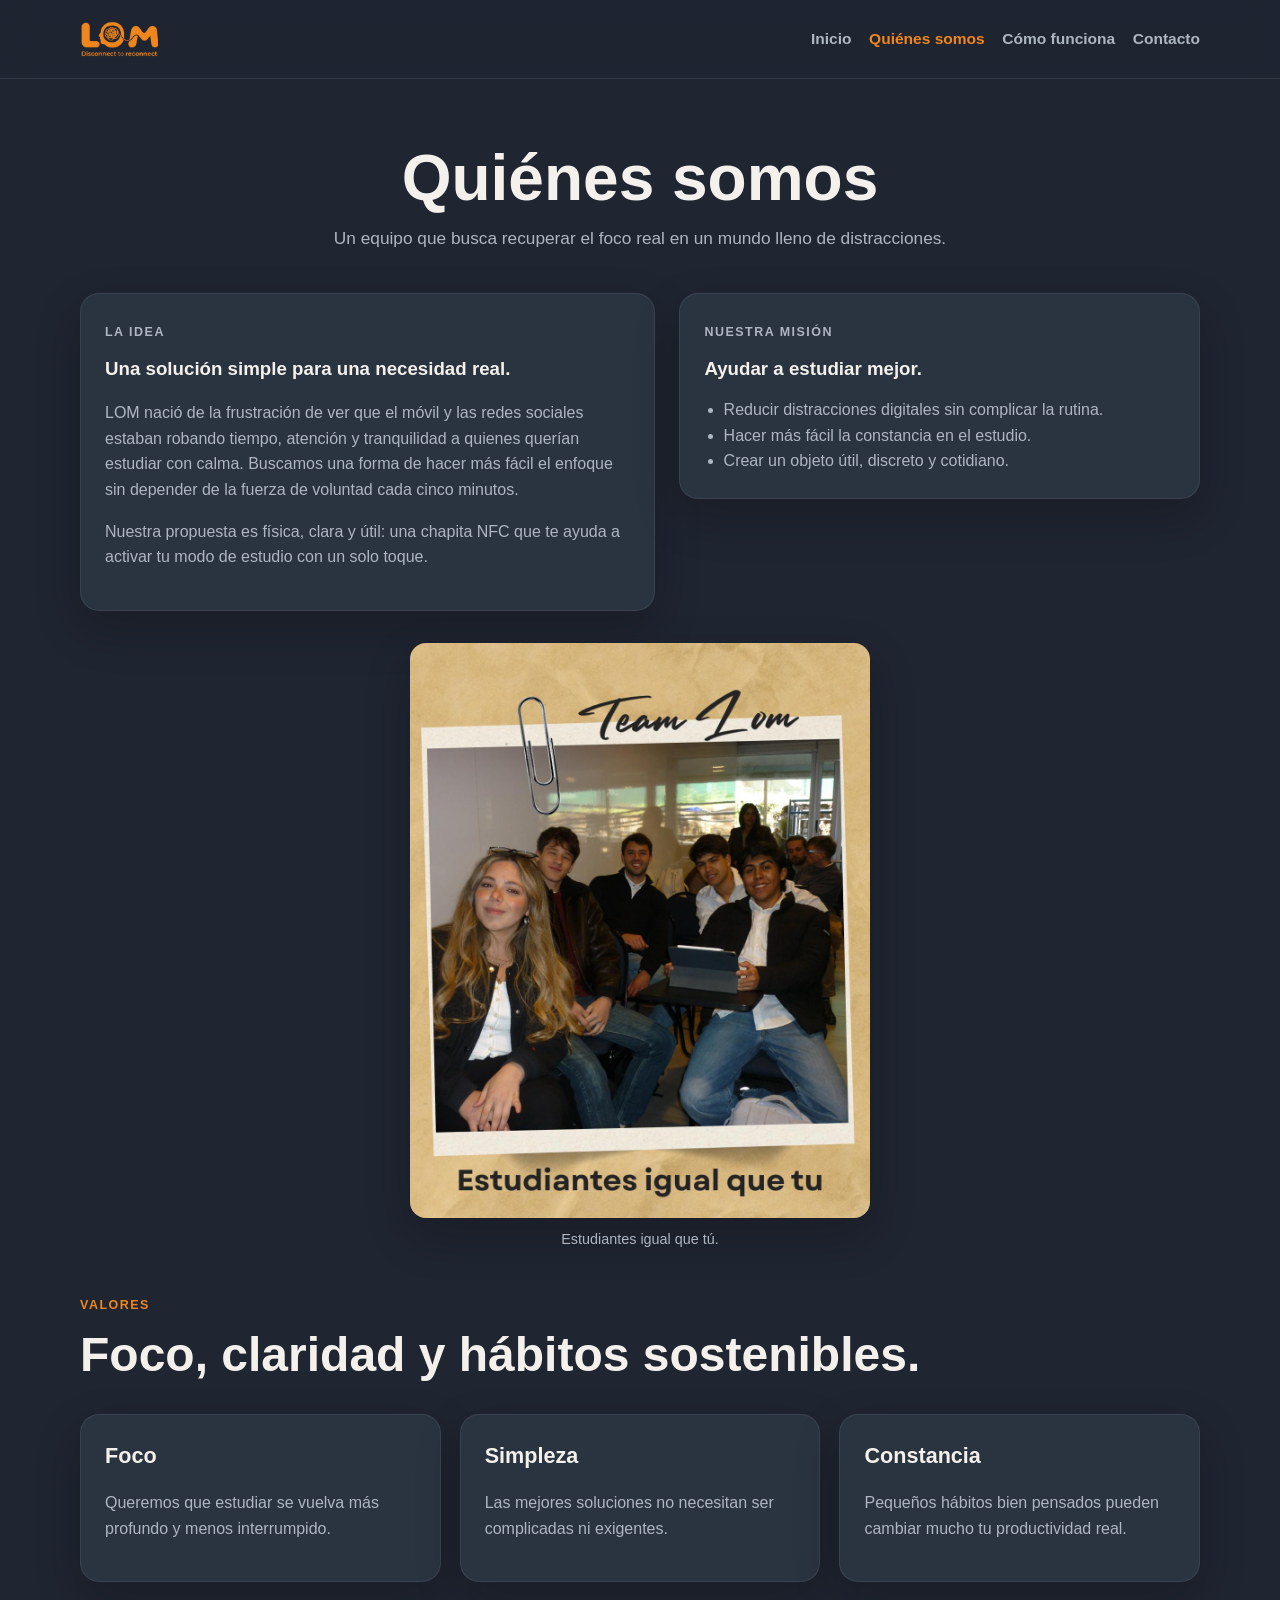
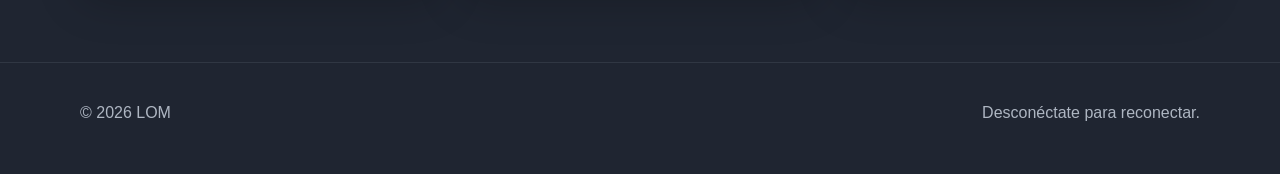
<file: quienes-somos.html>
<!DOCTYPE html>
<html lang="es">
  <head>
    <meta charset="UTF-8" />
    <meta name="viewport" content="width=device-width, initial-scale=1.0" />
    <title>Quiénes somos · LOM</title>
    <link rel="icon" href="logo%20(1).png" />
    <link rel="stylesheet" href="style.css" />
  </head>
  <body>
    <header class="site-header">
      <div class="container nav-wrap">
        <a href="index.html"><img src="logo%20(1).png" alt="LOM" style="height:36px;width:auto;display:block"></a>

        <nav class="site-nav" aria-label="Navegación principal">
          <a href="index.html">Inicio</a>
          <a href="quienes-somos.html" class="active">Quiénes somos</a>
          <a href="como-funciona.html">Cómo funciona</a>
          <a href="contacto.html">Contacto</a>
        </nav>
      </div>
    </header>

    <main class="page">
      <div class="container">
        <div class="page-title">
          <h1>Quiénes somos</h1>
          <p>Un equipo que busca recuperar el foco real en un mundo lleno de distracciones.</p>
        </div>

        <div class="story-grid">
          <div class="info-box">
            <p class="eyebrow">La idea</p>
            <h3>Una solución simple para una necesidad real.</h3>
            <p>
              LOM nació de la frustración de ver que el móvil y las redes sociales estaban robando tiempo, atención y tranquilidad a quienes querían estudiar con calma. Buscamos una forma de hacer más fácil el enfoque sin depender de la fuerza de voluntad cada cinco minutos.
            </p>
            <p>
              Nuestra propuesta es física, clara y útil: una chapita NFC que te ayuda a activar tu modo de estudio con un solo toque.
            </p>
          </div>

          <div class="info-box">
            <p class="eyebrow">Nuestra misión</p>
            <h3>Ayudar a estudiar mejor.</h3>
            <ul>
              <li>Reducir distracciones digitales sin complicar la rutina.</li>
              <li>Hacer más fácil la constancia en el estudio.</li>
              <li>Crear un objeto útil, discreto y cotidiano.</li>
            </ul>
          </div>
        </div>

        <figure class="foto-equipo">
          <img
            src="WhatsApp%20Image%202026-11-06%20at%202.58.52%20PM.jpeg"
            alt="Team LOM: estudiantes igual que tú"
            loading="lazy"
          />
          <figcaption>Estudiantes igual que tú.</figcaption>
        </figure>

        <section class="section" style="padding-top: 2.5rem; padding-bottom: 0;">
          <div class="section-heading">
            <p class="eyebrow">Valores</p>
            <h2>Foco, claridad y hábitos sostenibles.</h2>
          </div>

          <div class="card-grid">
            <article class="card">
              <h3>Foco</h3>
              <p>Queremos que estudiar se vuelva más profundo y menos interrumpido.</p>
            </article>
            <article class="card">
              <h3>Simpleza</h3>
              <p>Las mejores soluciones no necesitan ser complicadas ni exigentes.</p>
            </article>
            <article class="card">
              <h3>Constancia</h3>
              <p>Pequeños hábitos bien pensados pueden cambiar mucho tu productividad real.</p>
            </article>
          </div>
        </section>
      </div>
    </main>

    <footer class="site-footer">
      <div class="container footer-wrap">
        <p>© 2026 LOM</p>
        <p>Desconéctate para reconectar.</p>
      </div>
    </footer>
  </body>
</html>
</file>
<file: style.css>
:root {
  --bg: #1F2531;
  --card: #2A3340;
  --accent: #F0871C;
  --text: #F4F1EC;
  --muted: #AEB6C2;
  --bg-soft: #202836;
  --border: rgba(240, 135, 28, 0.35);
  --shadow: 0 18px 45px rgba(0, 0, 0, 0.22);
  --button-text: #1F2531;
}

* {
  box-sizing: border-box;
}

html {
  scroll-behavior: smooth;
}

body {
  margin: 0;
  font-family: Arial, Helvetica, sans-serif;
  background: var(--bg);
  color: var(--text);
  line-height: 1.6;
}

a {
  color: inherit;
  text-decoration: none;
}

img {
  display: block;
  max-width: 100%;
}

button,
input,
textarea,
select {
  font: inherit;
}

.container {
  width: min(1120px, calc(100% - 2rem));
  margin: 0 auto;
}

.site-header {
  position: sticky;
  top: 0;
  z-index: 20;
  background: rgba(31, 37, 49, 0.92);
  border-bottom: 1px solid rgba(174, 182, 194, 0.15);
  backdrop-filter: blur(12px);
}

.nav-wrap {
  display: flex;
  align-items: center;
  justify-content: space-between;
  min-height: 78px;
  gap: 1rem;
}

.logo-link {
  display: inline-flex;
  align-items: center;
}

.site-nav {
  display: flex;
  align-items: center;
  gap: 1.1rem;
  flex-wrap: wrap;
}

.site-nav a {
  color: var(--muted);
  font-size: 0.97rem;
  font-weight: 600;
  transition: color 0.2s ease;
}

.site-nav a:hover,
.site-nav a:focus-visible,
.site-nav a.active {
  color: var(--accent);
}

.page {
  padding: 4rem 0 5rem;
}

.page-title {
  text-align: center;
  margin-bottom: 2.5rem;
}

.page-title h1 {
  margin: 0 0 0.75rem;
  font-size: clamp(2.4rem, 5vw, 4rem);
  line-height: 1.1;
}

.page-title p {
  margin: 0;
  color: var(--muted);
  font-size: 1.08rem;
}

.hero {
  padding: 4rem 0 2rem;
}

.hero-grid {
  display: grid;
  grid-template-columns: 1.15fr 0.85fr;
  gap: 2rem;
  align-items: center;
}

.hero-copy h1 {
  font-size: clamp(2.6rem, 6vw, 4.8rem);
  line-height: 1.02;
  letter-spacing: -0.06em;
  margin: 0 0 1rem;
}

.hero-copy p {
  color: var(--muted);
  font-size: 1.08rem;
  margin: 0;
}

.hero-cta {
  display: flex;
  flex-wrap: wrap;
  gap: 1rem;
  margin-top: 2rem;
}

.mini-badges {
  display: flex;
  flex-wrap: wrap;
  gap: 0.75rem;
  margin-top: 1.4rem;
}

.mini-badges span {
  display: inline-flex;
  align-items: center;
  padding: 0.45rem 0.8rem;
  border-radius: 999px;
  background: rgba(240, 135, 28, 0.12);
  border: 1px solid rgba(240, 135, 28, 0.28);
  color: var(--text);
  font-size: 0.8rem;
  font-weight: 700;
  letter-spacing: 0.04em;
  text-transform: uppercase;
}

.btn,
.store-button {
  display: inline-flex;
  align-items: center;
  justify-content: center;
  gap: 0.7rem;
  padding: 0.9rem 1.4rem;
  border-radius: 999px;
  border: 1px solid var(--border);
  font-weight: 700;
  transition: transform 0.2s ease, opacity 0.2s ease;
}

.btn:hover,
.store-button:hover,
.btn:focus-visible,
.store-button:focus-visible {
  transform: translateY(-1px);
}

.btn-primary,
.store-button.primary {
  background: var(--accent);
  color: #ffffff;
}

.btn-primary svg,
.store-button.primary svg {
  fill: #ffffff;
}

.btn-secondary {
  background: transparent;
  color: var(--text);
  border-color: rgba(244, 241, 236, 0.2);
}

.hero-visual {
  display: grid;
  place-items: center;
}

.stats-grid,
.card-grid,
.step-grid,
.testimonial-grid,
.store-buttons {
  display: grid;
  gap: 1.2rem;
}

.stats-grid {
  grid-template-columns: repeat(3, minmax(0, 1fr));
}

.stat-card,
.card,
.step,
.quote,
.info-box,
.notice {
  background: var(--card);
  border: 1px solid rgba(174, 182, 194, 0.12);
  border-radius: 1.2rem;
  box-shadow: var(--shadow);
}

.stat-card {
  padding: 1.4rem 1rem;
  text-align: center;
}

.stat-value {
  display: block;
  color: var(--accent);
  font-size: clamp(2rem, 3vw, 2.6rem);
  font-weight: 800;
  line-height: 1.2;
}

.stat-label {
  color: var(--muted);
}

.section {
  padding: 4.5rem 0;
}

.section-heading {
  margin-bottom: 2rem;
}

.section-heading h2 {
  margin: 0;
  font-size: clamp(2rem, 4vw, 3rem);
  line-height: 1.15;
}

.eyebrow {
  display: inline-block;
  margin: 0 0 0.7rem;
  color: var(--accent);
  font-weight: 800;
  letter-spacing: 0.12em;
  text-transform: uppercase;
  font-size: 0.78rem;
}

.card-grid {
  grid-template-columns: repeat(3, minmax(0, 1fr));
}

.card {
  padding: 1.5rem;
}

.card h3 {
  margin: 0 0 0.65rem;
  font-size: 1.35rem;
}

.card p,
.step p,
.quote p,
.contact-card p,
.info-box p,
.notice p,
ul {
  color: var(--muted);
}

.link-arrow {
  color: var(--accent);
  font-weight: 700;
}

.step-grid {
  grid-template-columns: repeat(3, minmax(0, 1fr));
}

.how-it-works-layout {
  display: grid;
  grid-template-columns: minmax(0, 1.2fr) minmax(280px, 0.8fr);
  gap: 1.5rem;
  align-items: start;
}

.how-it-works-steps {
  grid-template-columns: repeat(2, minmax(0, 1fr));
}

.how-it-works-video {
  padding: 1.5rem;
  background: var(--card);
  border: 1px solid rgba(174, 182, 194, 0.12);
  border-radius: 1.2rem;
  box-shadow: var(--shadow);
}

.how-it-works-video h3 {
  margin: 0 0 1rem;
}

.how-it-works-video video {
  display: block;
  width: 100%;
  height: auto;
  border-radius: 0.75rem;
  background: #000;
}

.step {
  padding: 1.6rem 1.2rem;
}

.step-number {
  display: inline-flex;
  align-items: center;
  justify-content: center;
  width: 3rem;
  height: 3rem;
  border-radius: 50%;
  background: rgba(240, 135, 28, 0.16);
  color: var(--accent);
  font-weight: 800;
  margin-bottom: 0.8rem;
}

.store-buttons {
  grid-template-columns: repeat(2, minmax(0, 1fr));
  margin-top: 1.5rem;
}

.store-button {
  justify-content: flex-start;
  width: 100%;
  min-height: 68px;
  background: rgba(42, 51, 64, 0.9);
  color: var(--text);
  border-color: var(--accent);
  padding: 1rem 1.1rem;
  text-align: left;
}

.store-button svg {
  width: 24px;
  height: 24px;
  flex-shrink: 0;
}

.store-button strong {
  display: block;
  font-size: 0.95rem;
  line-height: 1.3;
}

.store-button span {
  color: var(--muted);
  font-size: 0.8rem;
}

.store-button-content {
  display: flex;
  flex-direction: column;
  line-height: 1.2;
}

.story-grid,
.contact-grid {
  display: grid;
  grid-template-columns: 1.05fr 0.95fr;
  gap: 1.5rem;
  align-items: start;
}

.foto-equipo {
  width: 100%;
  max-width: 460px;
  margin: 2rem auto 0;
}

.foto-equipo--inicio {
  max-width: 380px;
}

.foto-equipo img {
  display: block;
  width: 100%;
  height: auto;
  border-radius: 16px;
  box-shadow: var(--shadow);
}

.foto-equipo figcaption {
  margin-top: 0.65rem;
  color: var(--muted);
  font-size: 0.9rem;
  text-align: center;
}

.info-box,
.contact-card,
.notice {
  padding: 1.5rem;
}

.info-box h3,
.contact-card h3,
.notice h3 {
  margin-top: 0;
  margin-bottom: 0.8rem;
}

.info-box ul,
.contact-card ul {
  margin: 0;
  padding-left: 1.2rem;
}

.quote {
  padding: 1.7rem 1.4rem;
}

.quote p {
  margin: 0 0 0.8rem;
  font-size: 1.03rem;
}

.quote strong {
  color: var(--text);
}

.faq-list {
  display: grid;
  gap: 1rem;
}

.faq-item {
  background: var(--card);
  border: 1px solid rgba(174, 182, 194, 0.12);
  border-radius: 1rem;
  padding: 1rem 1.15rem;
}

.faq-item h3 {
  margin: 0 0 0.45rem;
  font-size: 1.05rem;
}

.contact-card a {
  color: var(--accent);
  font-weight: 700;
}

.cta-box {
  display: flex;
  align-items: center;
  justify-content: space-between;
  gap: 1rem;
  padding: 2rem;
  background: linear-gradient(135deg, rgba(240, 135, 28, 0.12), rgba(42, 51, 64, 0.95));
  border: 1px solid var(--border);
  border-radius: 1.5rem;
}

.site-footer {
  border-top: 1px solid rgba(174, 182, 194, 0.12);
  padding: 1.3rem 0 2rem;
  color: var(--muted);
}

.footer-wrap {
  display: flex;
  align-items: center;
  justify-content: space-between;
  gap: 1rem;
  flex-wrap: wrap;
}

@media (max-width: 760px) {
  .nav-wrap {
    min-height: 68px;
  }

  .site-nav {
    gap: 0.65rem;
    justify-content: flex-end;
  }

  .hero-grid,
  .story-grid,
  .contact-grid,
  .how-it-works-layout,
  .stats-grid,
  .card-grid,
  .step-grid,
  .store-buttons {
    grid-template-columns: 1fr;
  }

  .hero {
    padding-top: 2.5rem;
  }

  .hero-copy h1 {
    font-size: 2.5rem;
  }

  .cta-box,
  .footer-wrap {
    flex-direction: column;
    align-items: flex-start;
  }

  .btn,
  .store-button {
    width: 100%;
  }
}
</file>
